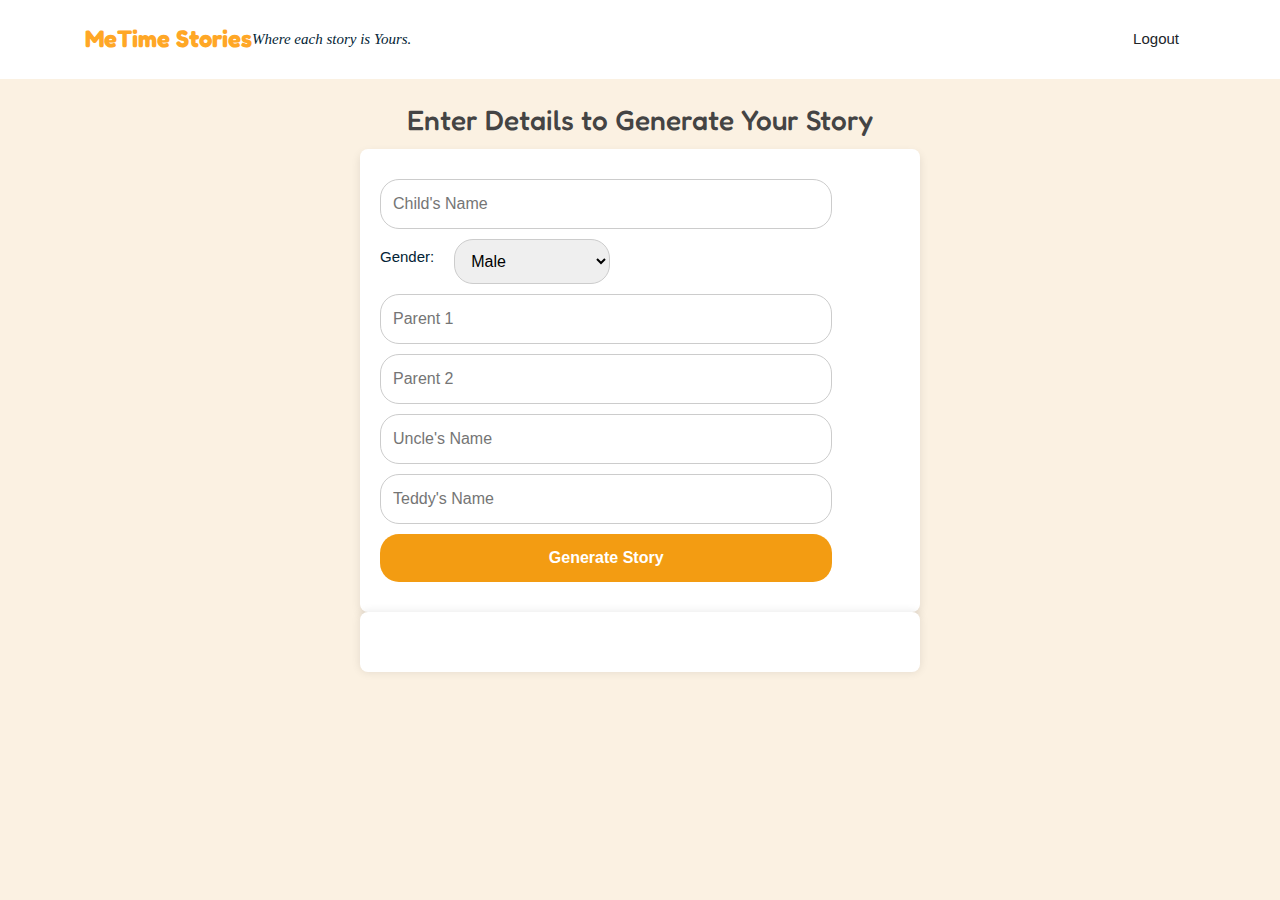
<file: Demo2.html>
<!DOCTYPE html>
<html lang="en">
<head>
    <meta charset="UTF-8">
    <meta name="viewport" content="width=device-width, initial-scale=1.0", shrink-to-fit=no>
    <title>MeTime Stories</title>
    <link rel="icon" type="image/png" href="assets/img/favicon-32x32.png">
    <link rel="icon" type="image/png" sizes="16x16" href="assets/img/favicon-16x16.png?h=11c3bde2f687b7d173ee737264ea0e27">
    <link rel="icon" type="image/png" sizes="32x32" href="assets/img/favicon-32x32.png?h=8f73f8916c943d6acee7ca2f6b4aed0f">
    <link rel="icon" type="image/png" sizes="192x192" href="assets/img/android-chrome-192x192.png?h=919c220ee0cafb86119f8299a89bae82">
    <link rel="icon" type="image/png" sizes="192x192" href="assets/img/android-chrome-192x192.png?h=919c220ee0cafb86119f8299a89bae82">
    <link rel="icon" type="image/png" sizes="512x512" href="assets/img/android-chrome-512x512.png?h=4400dc3e30bd51235a8df168b80a7b47">
    <link rel="stylesheet" href="assets/bootstrap/css/bootstrap.min.css?h=025df1ec88740cad5ff14bb3380da6dd">
    <link rel="stylesheet" href="https://fonts.googleapis.com/css?family=Balsamiq+Sans&amp;display=swap">
    <link rel="stylesheet" href="https://fonts.googleapis.com/css?family=Fredoka&amp;display=swap">
    <link rel="stylesheet" href="https://fonts.googleapis.com/css?family=Fredoka+One&amp;display=swap">
    <link rel="stylesheet" href="https://fonts.googleapis.com/css?family=Noto+Sans+Palmyrene&amp;display=swap">
    <link rel="stylesheet" href="https://fonts.googleapis.com/css?family=Open+Sans&amp;display=swap">
    <link rel="stylesheet" href="https://fonts.googleapis.com/css?family=Oswald&amp;display=swap">
    <link rel="stylesheet" href="https://fonts.googleapis.com/css?family=Roboto&amp;display=swap">
    <link rel="stylesheet" href="https://fonts.googleapis.com/css?family=Roboto+Condensed&amp;display=swap">
    <link rel="stylesheet" href="https://fonts.googleapis.com/css?family=Roboto+Flex&amp;display=swap">
    <link rel="stylesheet" href="assets/css/styles.min.css?h=3ee63c3ae91ef86534bb6a30fb81cb9c">

<style>       
body {
    background-color: #FBF1E2;
}
.body {
    font-family: Arial, sans-serif;
    max-width: 600px;
    margin: auto;
    padding: 20px;
    background-color: #FBF1E2;
    text-align: center;
}

h2 {
    color: #444;
}

form {
    background: white;
    padding: 20px;
    border-radius: 8px;
    box-shadow: 0px 4px 10px rgba(0, 0, 0, 0.1);
}

input, select, button {
    display: block;
    width: 87%;
    padding: 12px;
    margin: 10px 0;
    border: 0.5px solid #ccc;
    border-radius: 19px;
    font-size: 16px;
}

input:focus, select:focus {
    border-color: #28a745;
    outline: none;
    box-shadow: 0px 0px 5px rgba(243, 156, 18, 0.5);
}

button {
    background-color: #f39c12;
    color: white;
    font-weight: bold;
    cursor: pointer;
    border: none;
    transition: background 0.3s;
}

button:hover {
    background-color: #e67e22;
}

#story {
    background: white;
    padding: 30px;
    box-shadow: 0px 0px 10px rgba(0, 0, 0, 0.1);
    max-width: 600px; /* Adjust based on your layout */
    margin: auto;
    border-radius: 8px;
}

#story img {
    width: 100%; /* Makes the image fit the container */
    max-width: 550px; /* Optional: Limits max size */
    height: auto; /* Maintains aspect ratio */
    display: block; /* Removes extra spacing */
    margin: 10px auto; /* Centers the image */
    border-radius: 8px; /* Optional: Rounds corners for a polished look */
    object-fit: contain; /* Ensures images are displayed properly */
}

.custom-width {
    width: 30%;
    margin: 0px 0;
}


.error {
    color: red;
    font-size: 14px;
    display: none;
    text-align: left;
}
.logo {
    font-family: 'Fredoka One';
    font-size: 24px;
    font-weight: bold;
    color: #ffa726;
}
        
</style>
</head>
<body>
    <nav class="navbar navbar-expand-lg navbar-custom sticky" style="background: rgb(255, 255, 255);">
        <div class="container">
            <a class="logo" href="index.html">MeTime Stories</a> 
            <i style="font-family: cursive;" >Where each story is Yours.</i>
            <!-- Navbar Toggler Button -->
            <button class="navbar-toggler" type="button" data-bs-toggle="collapse" data-bs-target="#navbarCollapse-2" aria-controls="navbarCollapse-2" aria-expanded="false" style="color: rgb(33, 37, 41);" aria-label="Toggle navigation">
                <span class="navbar-toggler-icon" ></span>
            </button>
            <!-- Navbar Links -->
            <div class="collapse navbar-collapse text-end d-xl-flex" id="navbarCollapse-2">
                <ul class="nav ml-auto navbar-center" id="mySidenav-2" style="padding-left: 0px;">
                    <li class="nav-item"><a class="nav-link" href="index.html"><span style="color: rgb(33, 37, 41);">Logout</a></li>
                </ul>
            </div>
        </div>
    </nav>
    <div class="body">
    <h2 style="font-size: 28px; font-family: 'Fredoka One'">Enter Details to Generate Your Story</h2>

    <form id="storyForm">
        <input type="text" id="child_name" placeholder="Child's Name">
        <span class="error" id="error_child_name">Enter child's name.</span>

        <div style="display: flex; align-items: center; gap: 20px;">
        <label for="gender"> Gender:</label>
        <select id="gender" class="custom-width">
            <option value="he">  Male </option>
            <option value="she">  Female </option>
        </select>
        </div>

        <input type="text" id="parent1" placeholder="Parent 1">
        <span class="error" id="error_parent1">Enter parent's name.</span>

        <input type="text" id="parent2" placeholder="Parent 2">
        <span class="error" id="error_parent2">Enter parent's name.</span>

        <input type="text" id="uncle_name" placeholder="Uncle's Name">
        <span class="error" id="error_uncle_name">Enter uncle's name.</span>

        <input type="text" id="pet_name" placeholder="Teddy's Name">
        <span class="error" id="error_pet_name">Enter teddy's name.</span>

        <button type="submit">Generate Story</button>
    </form>

    <div id="story"></div>

    <script>
            document.getElementById("storyForm").addEventListener("submit", function(event) {
            event.preventDefault();
            let isValid = true;
            const nameRegex = /^[A-Za-z\s]+$/; 

            function validateField(id) {
                const input = document.getElementById(id);
                const error = document.getElementById("error_" + id);
                if (!nameRegex.test(input.value.trim())) {
                    error.style.display = "block";
                    isValid = false;
                } else {
                    error.style.display = "none";
                }
            }

            const fields = ["child_name", "parent1", "parent2", "uncle_name", "pet_name"];
            fields.forEach(validateField);

            if (isValid) {
                generateStory();
            }
        });

        // Capitalise the character's names
        function capitalizeFirstLetter(string) {
            return string.charAt(0).toUpperCase() + string.slice(1).toLowerCase();
        }

        function generateStory() {
            const userData = {
                child_name: capitalizeFirstLetter(document.getElementById("child_name").value.trim()),
                gender: document.getElementById("gender").value,
                parent1: capitalizeFirstLetter(document.getElementById("parent1").value.trim()),
                parent2: capitalizeFirstLetter(document.getElementById("parent2").value.trim()),
                uncle_name: capitalizeFirstLetter(document.getElementById("uncle_name").value.trim()),
                pet_name: capitalizeFirstLetter(document.getElementById("pet_name").value.trim()),
            };

            // Gender-based pronouns
            const pronoun = userData.gender;
            const possessive = pronoun === "he" ? "his" : "her";
            const possessive2 = pronoun === "he" ? "him" : "her";

            // Select gender-specific images
            const image1 = pronoun === "he" ? "images/1.png" : "images/23.jpg";
            const image2 = pronoun === "he" ? "images/2.png" : "images/24.jpg";
            const image3 = pronoun === "he" ? "images/3.png" : "images/25.jpg";
            const image4 = pronoun === "he" ? "images/4.png" : "images/26.jpg";
            const image5 = pronoun === "he" ? "images/5.png" : "images/27.jpg";
            const image6 = pronoun === "he" ? "images/6.png" : "images/28.jpg";
            const image7 = pronoun === "he" ? "images/7.png" : "images/29.jpg";
            const image8 = pronoun === "he" ? "images/8.png" : "images/30.jpg";
            const image9 = pronoun === "he" ? "images/9.png" : "images/31.jpg";
            const image10 = pronoun === "he" ? "images/10.png" : "images/32.jpg";
            const image11 = pronoun === "he" ? "images/11.png" : "images/33.jpg";
            const image12 = pronoun === "he" ? "images/12.png" : "images/34.jpg";
            const image13 = pronoun === "he" ? "images/13.png" : "images/35.jpg";
            const image14 = pronoun === "he" ? "images/14.png" : "images/36.jpg";
            const image15 = pronoun === "he" ? "images/15.png" : "images/37.jpg";
            const image16 = pronoun === "he" ? "" : "images/38.jpg";
            const image17 = pronoun === "he" ? "" : "images/39.jpg";
            const image18 = pronoun === "he" ? "" : "images/40.jpg";
            
            
            const story = `

                <h2 style="font-family: 'Fredoka One'">${userData.child_name} & the Time-Travelling Tractor By MeTime Stories</h2>

            <h3>1</h3>
                <img src="${image1}" alt="Image Not Loading">
                <p>${userData.child_name} went to the farm with ${userData.parent1}, ${userData.parent2}, 
                ${userData.uncle_name}, and ${possessive} favourite teddy, ${userData.pet_name} the green dinosaur. 
                ${capitalizeFirstLetter(pronoun)} saw a cow munching on grass, pigs rolling around in the mud, and lambs jumping playfully 
                in the field. Hops and crops were growing tall, chickens ran about frantically in their pen, and 
                sheep were having their thick wool sheared in the barn.</p>
                

            <h3>2</h3>
                <img src="${image2}" alt="Image Not Loading">
                <p>${userData.child_name} then spotted a ginger cat. Her name was Tabby and she had a very 
                important job to play at the farm: she was there to scare the mice away. Tabby had a shiny fur coat 
                and glistening green eyes that gleamed brighter than emeralds.</p>
                
                <p>All of a sudden, the cat’s nose began to twitch. Tabby sniffed around the farmyard and her ears perked up. 
                And suddenly she darted off. ${userData.child_name} chased the nimble cat as she raced across the farm, 
                zipped through the chicken pen, and jumped over the sheepdog.</p>

            <h3>3</h3>
                    <img src="${image3}" alt="Image Not Loading">
                <p>${userData.child_name} was tired after chasing the cat all across the farm, so ${pronoun} sat down to take a break on a nearby tractor. 
                As ${pronoun} rested, ${pronoun} looked around and saw Tabby perched beside ${possessive2}. But to ${possessive} surprise, she didn't jump away this time. 
                She instead meowed at ${possessive2} in a mysterious and magical manner...</p>
                
                <p>"If you purrrr-ress the green button and pull that red lever, we can see even more cool creatures. 
                Would you like to join me on an adventure?"</p>
            
                <p>“Yes!” shouted ${userData.child_name} excitedly as ${pronoun} followed the cat’s instructions. “I love adventures!”</p>

             <h3>4</h3>
                    <img src="${image4}" alt="Image Not Loading">
                <p>All of a sudden, the world around ${userData.child_name} began to blur. Colours shifted and swirled before ${possessive} eyes 
                and, soon enough, the farm had disappeared out of view. Holding ${userData.pet_name} close, ${pronoun} was nervous but excited 
                to embark on ${possessive} next adventure.</p>
                
                <p>${userData.child_name} felt a strange feeling in ${possessive} tummy. All the twisting and turning was making ${possessive2} dizzy, so ${pronoun} shut his eyes tight. 
                Well, ${pronoun} was travelling through time, after all!</p>

            <h3>5</h3>
                    <img src="${image5}" alt="Image Not Loading">
                <p>As soon as ${userData.child_name} opened ${possessive} eyes, ${pronoun} quickly realised ${pronoun} wasn’t at the farm anymore. The tractor had transported ${possessive2} back in time to a place ${pronoun}’d only ever read about in books and watched in movies…</p>

               <p> ${userData.child_name} couldn’t believe what ${pronoun} was seeing. Before ${possessive2} stood a volcano that towered majestically into the sky, sending out thick plumes of smoke. ${capitalizeFirstLetter(pronoun)} also saw forests full of gigantic, leafy trees, a crystal-clear lake that shimmered brightly in the sun, and winged creatures with long beaks that soared through the clouds.
            </p>

            <h3>6</h3>
            <img src="${image6}" alt="Image Not Loading">
            <p>
                ${userData.child_name} turned to Tabby, bursting with excitement, to ask: "Are we… in the land of dinosaurs?"
                “Yes!” replied the cat proudly. “It’s the purrrr-fect place to embark on an adventure. Now, let’s go!”
            </p>

            <h3>7</h3>
            <img src="${image7}" alt="Image Not Loading">
            <p>
                ${userData.child_name} began to drive the tractor down the hill. As ${pronoun} bumped down the rocky path, ${possessive} eyes wide with wonder, ${pronoun} spotted some baby dinosaurs. They had wings, just like the bigger ones ${pronoun}’d seen soaring through the clouds. They were called _________.

                Suddenly, ${pronoun} came across a boulder big enough to block ${possessive} path. How was ${pronoun} going to move it? With a mischievous grin, ${userData.child_name} had an idea. ${pronoun} activated the tractor’s digger, picking up the humongous boulder and moving it to the side as if it were just a small pebble.
            </p>

            <h3>8</h3>
            <img src="${image8}" alt="Image Not Loading">
            <p>
                As ${pronoun} continued to drive down into the dinosaur valley, the ground beneath the wheels began to tremble. ${userData.child_name} heard a rumble and a worried cry… ${pronoun} looked around and saw a Triceratops that had gotten stuck!
                </p>
                <p>${userData.child_name} knew what to do. ${capitalizeFirstLetter(pronoun)} activated the tractor’s digger once again, using it to dig out the trapped Triceratops and free her from the mud.</p>
                <p>
                “There you go. You’re free now, Mrs. Triceratops,” said ${userData.child_name}, proud of ${possessive2}self for helping.
            </p>

            <h3>9</h3>
            <img src="${image9}" alt="Image Not Loading">
            <p>
                “Thank you!” replied the grateful dinosaur. “By the way, you can call me Trixie!”

                Venturing into the forest, ${userData.child_name} and Trixie passed trees as tall as buildings. Their leaves were as big as the tractor's wheels.

                Soon enough, ${userData.child_name} encountered another dinosaur in need of ${possessive} help…
                “I can’t reach the fruit hanging high up in this tree,” cried the sad T.rex. “My arms are too tiny!”
            </p>

            <h3>10</h3>
            <img src="${image10}" alt="Image Not Loading">
            <p>
                ${userData.child_name} knew exactly what ${pronoun} needed to do. ${capitalizeFirstLetter(pronoun)} used the tractor’s extendable grabber to pick a bunch of fruit.
                </p>
                <p>
                “Thank you!” said the T.rex through a big, toothy grin. “By the way, you can call me Rexy.”
            </p>

            <h3>11</h3>
            <img src="${image11}" alt="Image Not Loading">
            <p>
                “What do you think Rexy wanted with all that fruit?” ${userData.child_name} asked Tabby as they continued their journey through the thick forest.
                </p>
                <p>
                “The Tyrannosaurus rex may be one of the largest and most fearsome carnivores of all time,” replied Tabby. “But Rexy knows he needs lots of vitamins and minerals to stay strong and healthy. And fruit is packed full of them, making it the purrr-fect after-dinner treat!”
            </p>

            <h3>12</h3>
            <img src="${image12}" alt="Image Not Loading">
            <p>
                Happy to have helped another dinosaur, ${userData.child_name} continued to travel through the prehistoric land.
                </p>
                <p>
                As ${pronoun} drove down a long and winding path, dodging lots of huge rocks along the way, the sound of trickling water grew louder and louder.
                </p>
                <p>
                ${capitalizeFirstLetter(pronoun)} soon found what was making all the noise: a magical waterfall glistening in the sun! The waterfall flowed into a huge, majestic lake. In the middle of the lake, there stood a Brachiosaurus who seemed to be in trouble.
            </p>

            <h3>13</h3>
            <img src="${image13}" alt="Image Not Loading">
            <p>
                “What’s wrong, Mr. Brachiosaurus?” called ${userData.child_name}, wanting to help.
                </p>
                <p>
                “I’m in the middle of having a wash, but I seem to have misplaced my soap!” shouted the long-necked dinosaur. “Can you see it anywhere?”

                ${userData.child_name} used the tractor’s grabber to pass the soap.
                </p>
                <p>
                “Thank you!” said the Brachiosaurus. “You’re very helpful – your parents must be proud. My name is Sir Stumpy McNeckington. Some call me Lord Longneck, but you can call me Buddy!”
            </p>

            <h3>14</h3>
            <img src="${image14}" alt="Image Not Loading">
            <p> 
                ${userData.child_name} drove deeper into the leafy forest until ${pronoun} found a clearing. ${capitalizeFirstLetter(pronoun)} then turned to Tabby and said: “I’ve had the best day ever, helping all the dinosaurs. But I think it’s time we stopped for a deserved break.”

                It was a good job ${userData.parent1} had packed all ${possessive} favourite foods, as ${userData.child_name} was now really hungry.

                But as ${pronoun} and Tabby sat down for their picnic of bread, cheese, chocolate, and fruit, ${userData.child_name} heard a rustling in the trees…
            </p>

            <h3>15</h3>
            <img src="${image15}" alt="Image Not Loading">
            <p>
                ${userData.child_name} was nervous… until ${pronoun} saw who had been making the rustling noises. It was all ${possessive} new dinosaur friends, here to thank ${possessive2} for helping them with their problems!

                They laughed, ate, played, and had the best time ever. ${userData.child_name} had a piggyback off Trixie, ate loads of fruit with Rexy, and listened to Buddy tell lots of cool stories.
            </p>

            <h3>16</h3>
            <img src="${image16}" alt="Image Not Loading">
            <p>
                But ${userData.child_name} soon started to feel very sleepy. ${capitalizeFirstLetter(pronoun)}’d had an amazing day but was now ready to go home.

                So ${pronoun} tidied up the leftovers and litter from ${possessive} picnic, said goodbye to all of ${possessive} new dinosaur friends, and jumped back into the tractor.
                </p>
                <p>
                “To get home, you need to close your eyes and wish to be back on the farm,” said Tabby wisely. “And that is where I must leave you.”

                Following the ginger cat’s advice, ${userData.child_name} shut ${possessive} eyes tight and made a silent wish.
            </p>

            <h3>17</h3>
            <img src="${image17}" alt="Image Not Loading">
            <p>
                Just like that, ${userData.child_name} was back on the farm, waving goodbye to ${possessive} feline friend.
                </p>
                <p>
                “See you on our next adventure!” shouted Tabby as she darted through a hole in the barn.
                </p>
                <p>
                “Sounds like a purrrr-fect plan to me!” replied ${userData.child_name}.
                </p>
                <p>
                “Have you had a good day, ${userData.child_name}?” asked ${userData.parent1} and ${userData.parent2} as the family made their way home.
                </p>
                <p>
                “Yep,” said ${userData.child_name} sleepily. “I’ve seen lots of cool creatures, made loads of new friends, and even ridden a time-travelling tractor!”
            </p>
            <img src="${image18}" alt="Image Not Loading">
            `;
            
            document.getElementById("story").innerHTML = story;
        }
    </script>
    </div>
</body>
</html>
</file>
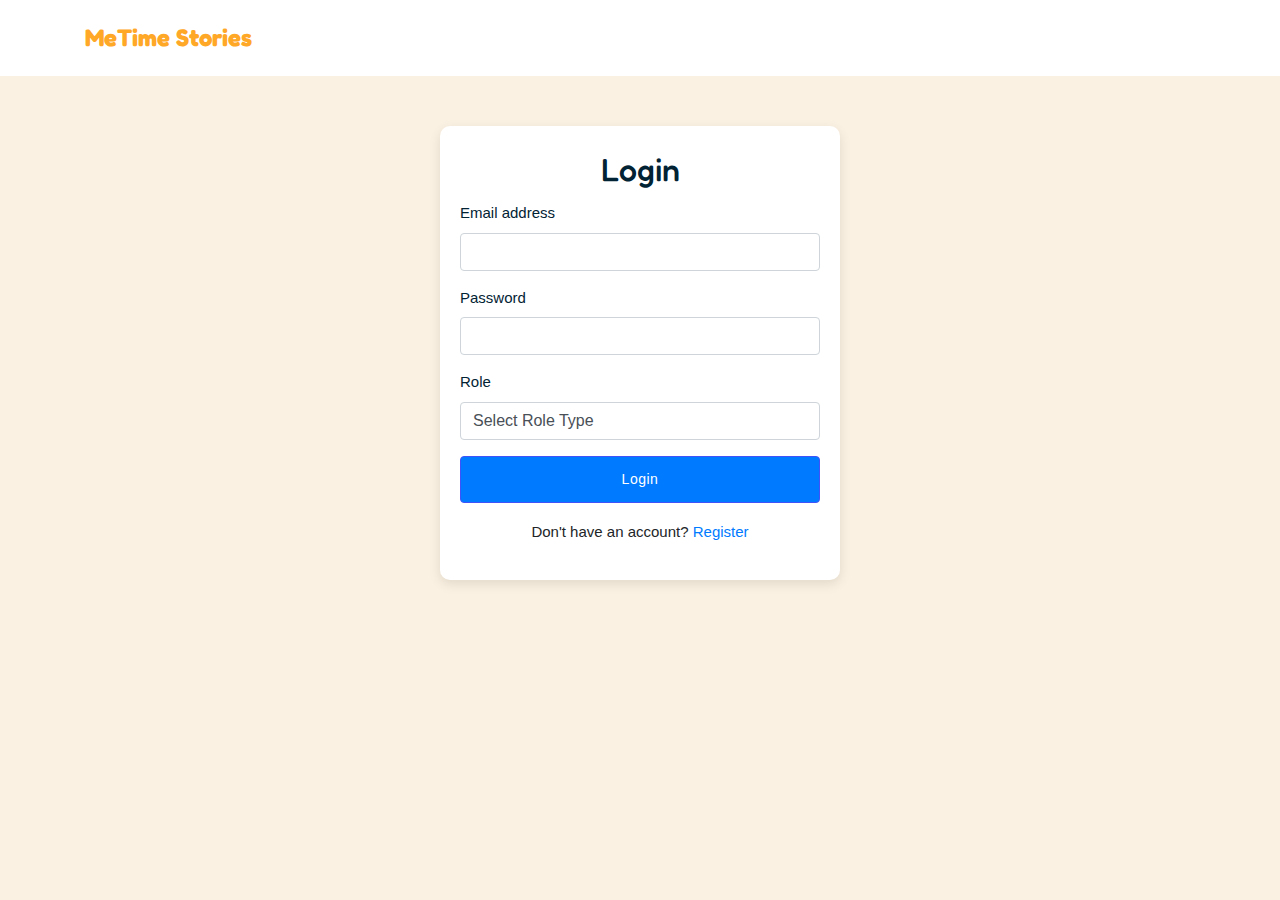
<file: login.html>
<!DOCTYPE html>
<html lang="en">
<head>
    <meta charset="UTF-8">
    <meta name="viewport" content="width=device-width, initial-scale=1.0, shrink-to-fit=no">
    <title>Login | MeTime Stories</title>
    <link rel="stylesheet" href="assets/bootstrap/css/bootstrap.min.css">
    <link rel="stylesheet" href="assets/css/styles.min.css">
    <link rel="icon" type="image/png" sizes="16x16" href="assets/img/favicon-16x16.png?h=11c3bde2f687b7d173ee737264ea0e27">
    <link rel="icon" type="image/png" sizes="32x32" href="assets/img/favicon-32x32.png?h=8f73f8916c943d6acee7ca2f6b4aed0f">
    <link rel="icon" type="image/png" sizes="192x192" href="assets/img/android-chrome-192x192.png?h=919c220ee0cafb86119f8299a89bae82">
    <link rel="icon" type="image/png" sizes="192x192" href="assets/img/android-chrome-192x192.png?h=919c220ee0cafb86119f8299a89bae82">
    <link rel="icon" type="image/png" sizes="512x512" href="assets/img/android-chrome-512x512.png?h=4400dc3e30bd51235a8df168b80a7b47">
    <link rel="stylesheet" href="assets/bootstrap/css/bootstrap.min.css?h=025df1ec88740cad5ff14bb3380da6dd">
    <link rel="stylesheet" href="https://fonts.googleapis.com/css?family=Balsamiq+Sans&amp;display=swap">
    <link rel="stylesheet" href="https://fonts.googleapis.com/css?family=Fredoka&amp;display=swap">
    <link rel="stylesheet" href="https://fonts.googleapis.com/css?family=Fredoka+One&amp;display=swap">
    <link rel="stylesheet" href="https://fonts.googleapis.com/css?family=Noto+Sans+Palmyrene&amp;display=swap">
    <link rel="stylesheet" href="https://fonts.googleapis.com/css?family=Open+Sans&amp;display=swap">
    <link rel="stylesheet" href="https://fonts.googleapis.com/css?family=Oswald&amp;display=swap">
    <link rel="stylesheet" href="https://fonts.googleapis.com/css?family=Roboto&amp;display=swap">
    <link rel="stylesheet" href="https://fonts.googleapis.com/css?family=Roboto+Condensed&amp;display=swap">
    <link rel="stylesheet" href="https://fonts.googleapis.com/css?family=Roboto+Flex&amp;display=swap">
    <link rel="stylesheet" href="assets/css/styles.min.css?h=3ee63c3ae91ef86534bb6a30fb81cb9c">
    <style>
        .form-container {
            max-width: 400px;
            margin: 50px auto;
            padding: 20px;
            background: white;
            border-radius: 10px;
            box-shadow: 0 4px 12px rgba(0,0,0,0.1);
        }   
        .logo {
            font-family: 'Fredoka One';
            font-size: 24px;
            font-weight: bold;
            color: #ffa726;
        }
        body {
            background-color: #FBF1E2;
        }
    </style>
    <script>
        function redirectToPage() {
            var role = document.getElementById('role').value;
            if (role === 'reader') {
                window.location.href = 'student.html'; // Redirect to the Reader page
            } else if (role === 'teacher') {
                window.location.href = 'school.html'; // Redirect to the Teacher page
            } else if (role === 'parent') {
                window.location.href = 'parent.html'; // Redirect to the Parent page
            } else if (role === 'admin') {
                window.location.href = 'admin.html'; // Redirect to the Parent page
            } else {
                alert("Please select a role.");
            }
        }
    </script>
</head>
<body>
    <section class="bg-light" id="home-1" style="background-size: 39%, auto;height: auto;">
    <nav class="navbar navbar-expand-lg navbar-custom sticky" style="background: rgb(255, 255, 255);">
        <div class="container">
            <a class="logo" href="index.html">MeTime Stories</a> 
        </div>
    </nav>
    
    <div class="container">
        <div class="form-container">
            <h2 class="text-center"style="font-family: 'Fredoka One';">Login</h2>
            <form action="#" method="POST" onsubmit="event.preventDefault(); redirectToPage();">
                <div class="mb-3">
                    <label for="email" class="form-label">Email address</label>
                    <input type="email" class="form-control" id="email" required>
                </div>
                <div class="mb-3">
                    <label for="password" class="form-label">Password</label>
                    <input type="password" class="form-control" id="password" required>
                </div>
                <div class="mb-3">
                    <label for="role" class="form-label">Role </label>
                    <select class="form-control" id="role" required>
                        <option value="">Select Role Type</option>
                        <option value="reader">Reader</option>
                        <option value="parent">Parent</option>
                        <option value="teacher">Teacher</option>
                        <option value="admin">Admin</option>
                    </select>
                </div>
                <button type="submit" class="btn btn-primary w-100">Login</button>
            </form>
            <p class="text-center mt-3">Don't have an account? <a href="register.html">Register</a></p>
        </div>
    </div>
</section>
</body>
</html>
</file>
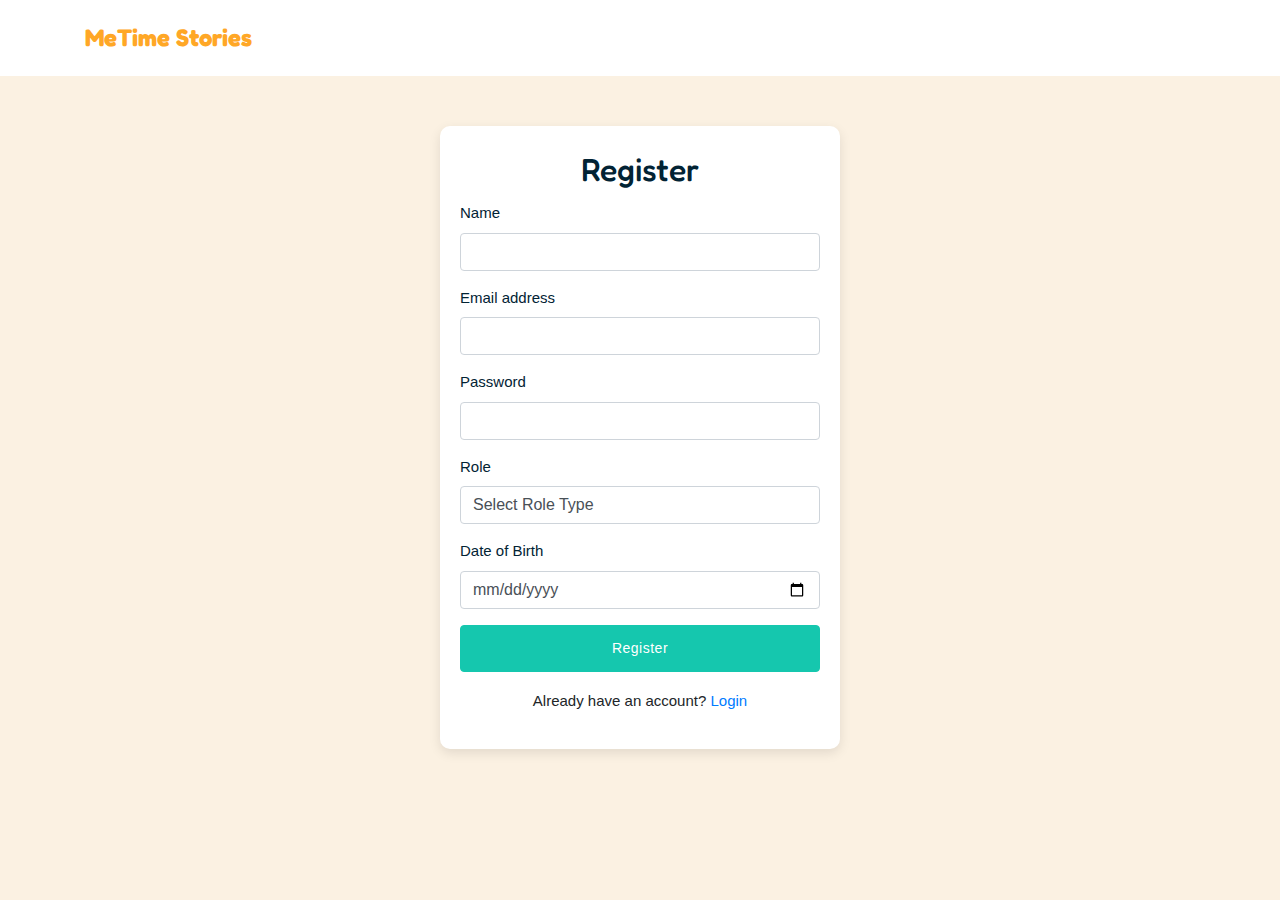
<file: register.html>
<!DOCTYPE html>
<html lang="en">
<head>
    <meta charset="UTF-8">
    <meta name="viewport" content="width=device-width, initial-scale=1.0", shrink-to-fit=no>
    <title>Register | MeTime Stories</title>
    <link rel="stylesheet" href="assets/bootstrap/css/bootstrap.min.css">
    <link rel="stylesheet" href="assets/css/styles.min.css">
    <link rel="icon" type="image/png" sizes="16x16" href="assets/img/favicon-16x16.png?h=11c3bde2f687b7d173ee737264ea0e27">
    <link rel="icon" type="image/png" sizes="32x32" href="assets/img/favicon-32x32.png?h=8f73f8916c943d6acee7ca2f6b4aed0f">
    <link rel="icon" type="image/png" sizes="192x192" href="assets/img/android-chrome-192x192.png?h=919c220ee0cafb86119f8299a89bae82">
    <link rel="icon" type="image/png" sizes="192x192" href="assets/img/android-chrome-192x192.png?h=919c220ee0cafb86119f8299a89bae82">
    <link rel="icon" type="image/png" sizes="512x512" href="assets/img/android-chrome-512x512.png?h=4400dc3e30bd51235a8df168b80a7b47">
    <link rel="stylesheet" href="assets/bootstrap/css/bootstrap.min.css?h=025df1ec88740cad5ff14bb3380da6dd">
    <link rel="stylesheet" href="https://fonts.googleapis.com/css?family=Balsamiq+Sans&amp;display=swap">
    <link rel="stylesheet" href="https://fonts.googleapis.com/css?family=Fredoka&amp;display=swap">
    <link rel="stylesheet" href="https://fonts.googleapis.com/css?family=Fredoka+One&amp;display=swap">
    <link rel="stylesheet" href="https://fonts.googleapis.com/css?family=Noto+Sans+Palmyrene&amp;display=swap">
    <link rel="stylesheet" href="https://fonts.googleapis.com/css?family=Open+Sans&amp;display=swap">
    <link rel="stylesheet" href="https://fonts.googleapis.com/css?family=Oswald&amp;display=swap">
    <link rel="stylesheet" href="https://fonts.googleapis.com/css?family=Roboto&amp;display=swap">
    <link rel="stylesheet" href="https://fonts.googleapis.com/css?family=Roboto+Condensed&amp;display=swap">
    <link rel="stylesheet" href="https://fonts.googleapis.com/css?family=Roboto+Flex&amp;display=swap">
    <link rel="stylesheet" href="assets/css/styles.min.css?h=3ee63c3ae91ef86534bb6a30fb81cb9c">
    <style>
        .form-container {
            max-width: 400px;
            margin: 50px auto;
            padding: 20px;
            background: white;
            border-radius: 10px;
            box-shadow: 0 4px 12px rgba(0,0,0,0.1);
        }   
        .logo {
            font-family: 'Fredoka One';
            font-size: 24px;
            font-weight: bold;
            color: #ffa726;
        }
        body {
            background-color: #FBF1E2;
        }
    </style>
    <script>
        function redirectToPage() {
            var role = document.getElementById('role').value;
            if (role === 'teacher') {
                window.location.href = 'school.html'; // Redirect to the Teacher page
            } else if (role === 'parent') {
                window.location.href = 'parent.html'; // Redirect to the Parent page
            } else {
                alert("Please select a role.");
            }
        }
    </script>
</head>
<body>
    <nav class="navbar navbar-expand-lg navbar-custom sticky" style="background: rgb(255, 255, 255);">
        <div class="container">
            <a class="logo" href="index.html">MeTime Stories</a> 
            <!-- Navbar Toggler Button -->
            <button class="navbar-toggler" type="button" data-bs-toggle="collapse" data-bs-target="#navbarCollapse-2" aria-controls="navbarCollapse-2" aria-expanded="false" style="color: rgb(33, 37, 41);" aria-label="Toggle navigation">
                <span class="navbar-toggler-icon" ></span>
            </button>
          
        </div>
    </nav>
    
    
    <div class="container">
        <div class="form-container">
            <h2 class="text-center" style="font-family: 'Fredoka One';">Register</h2>
            <form action="#" method="POST" onsubmit="event.preventDefault(); redirectToPage();">
                <div class="mb-3">
                    <label for="name" class="form-label">Name</label>
                    <input type="text" class="form-control" id="name" required>
                </div>
                <div class="mb-3">
                    <label for="email" class="form-label">Email address</label>
                    <input type="email" class="form-control" id="email" required>
                </div>
                <div class="mb-3">
                    <label for="password" class="form-label">Password</label>
                    <input type="password" class="form-control" id="password" required>
                </div>
                <div class="mb-3">
                    <label for="role" class="form-label">Role </label>
                    <select class="form-control" id="role" required>
                        <option value="">Select Role Type</option>
                        <option value="parent">Parent</option>
                        <option value="teacher">Teacher</option>
                    </select>
                </div>
                <div class="mb-3">
                    <label for="dob" class="form-label">Date of Birth</label>
                    <input type="date" class="form-control" id="dob" required>
                </div>
                
                <button type="submit" class="btn btn-success w-100">Register</button>
            </form>
            <p class="text-center mt-3">Already have an account? <a href="login.html">Login</a></p>
        </div>
    </div>
</body>
</html>
</file>
